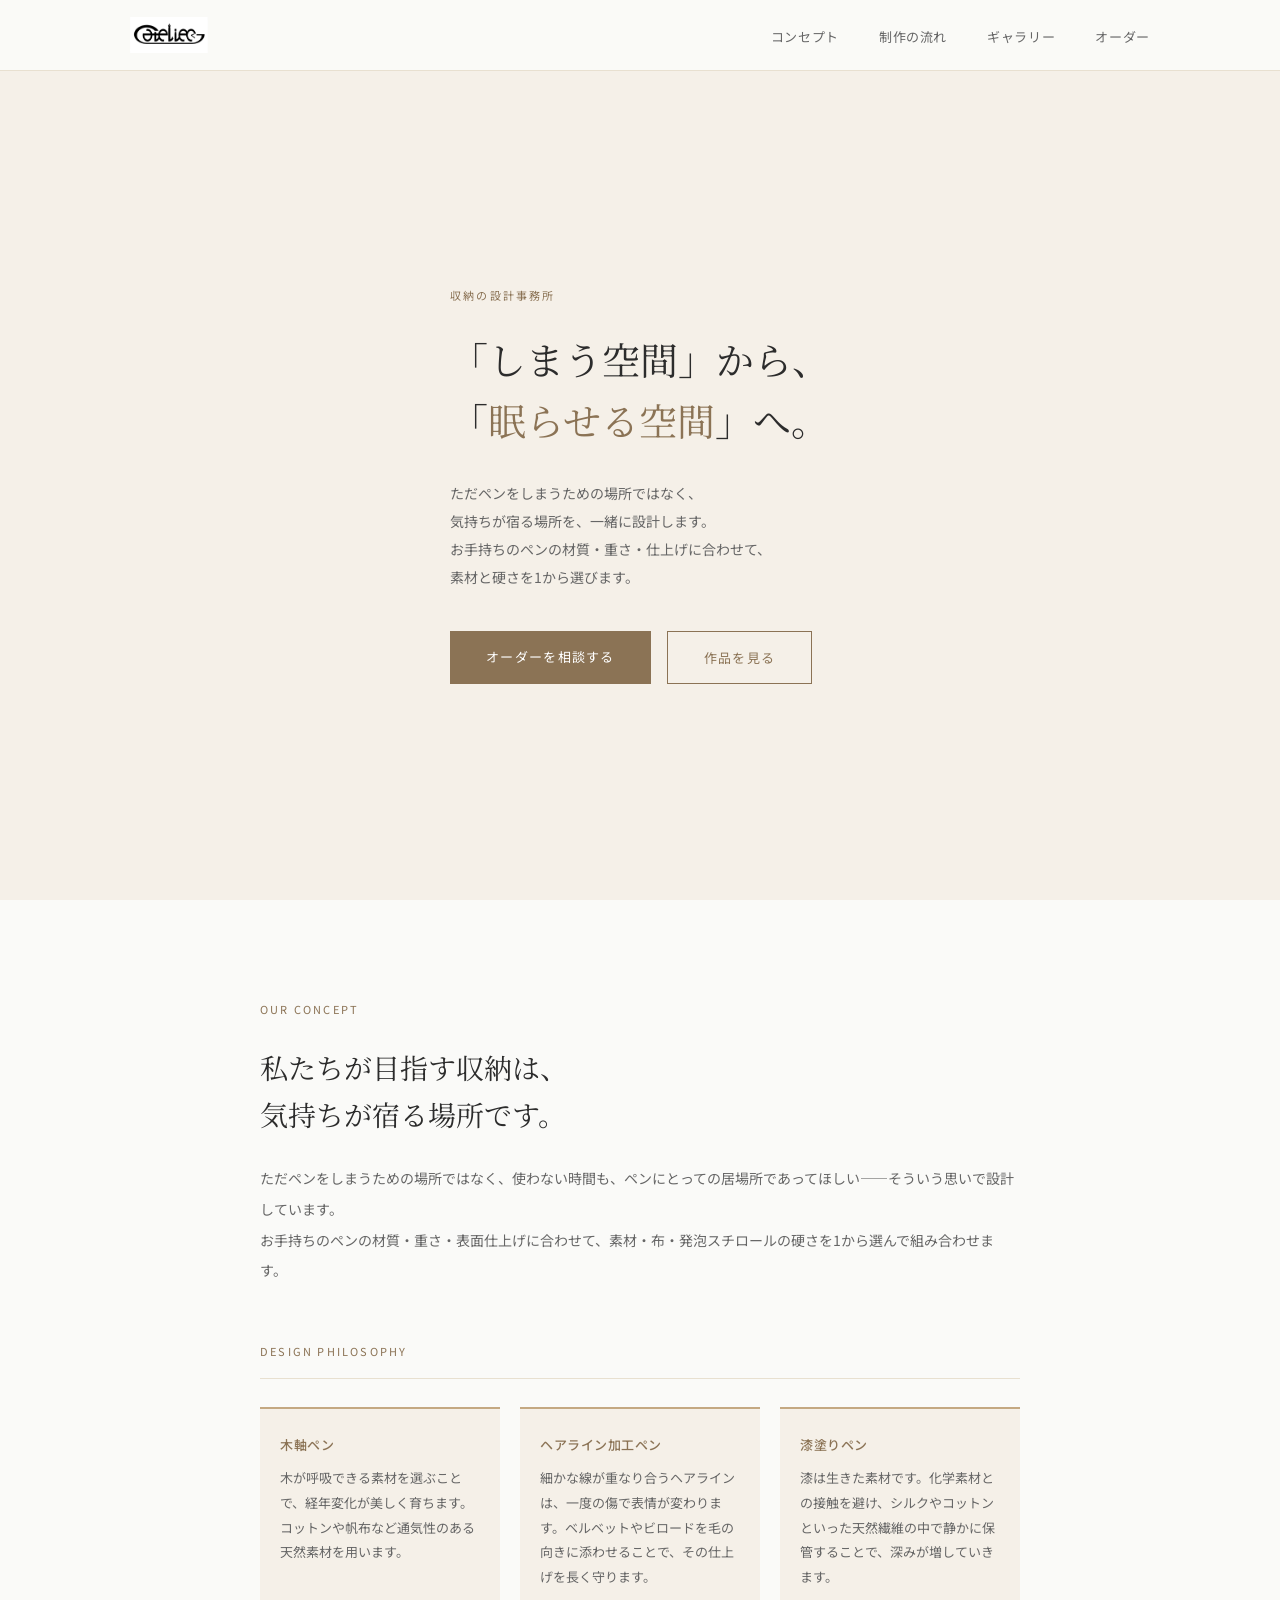
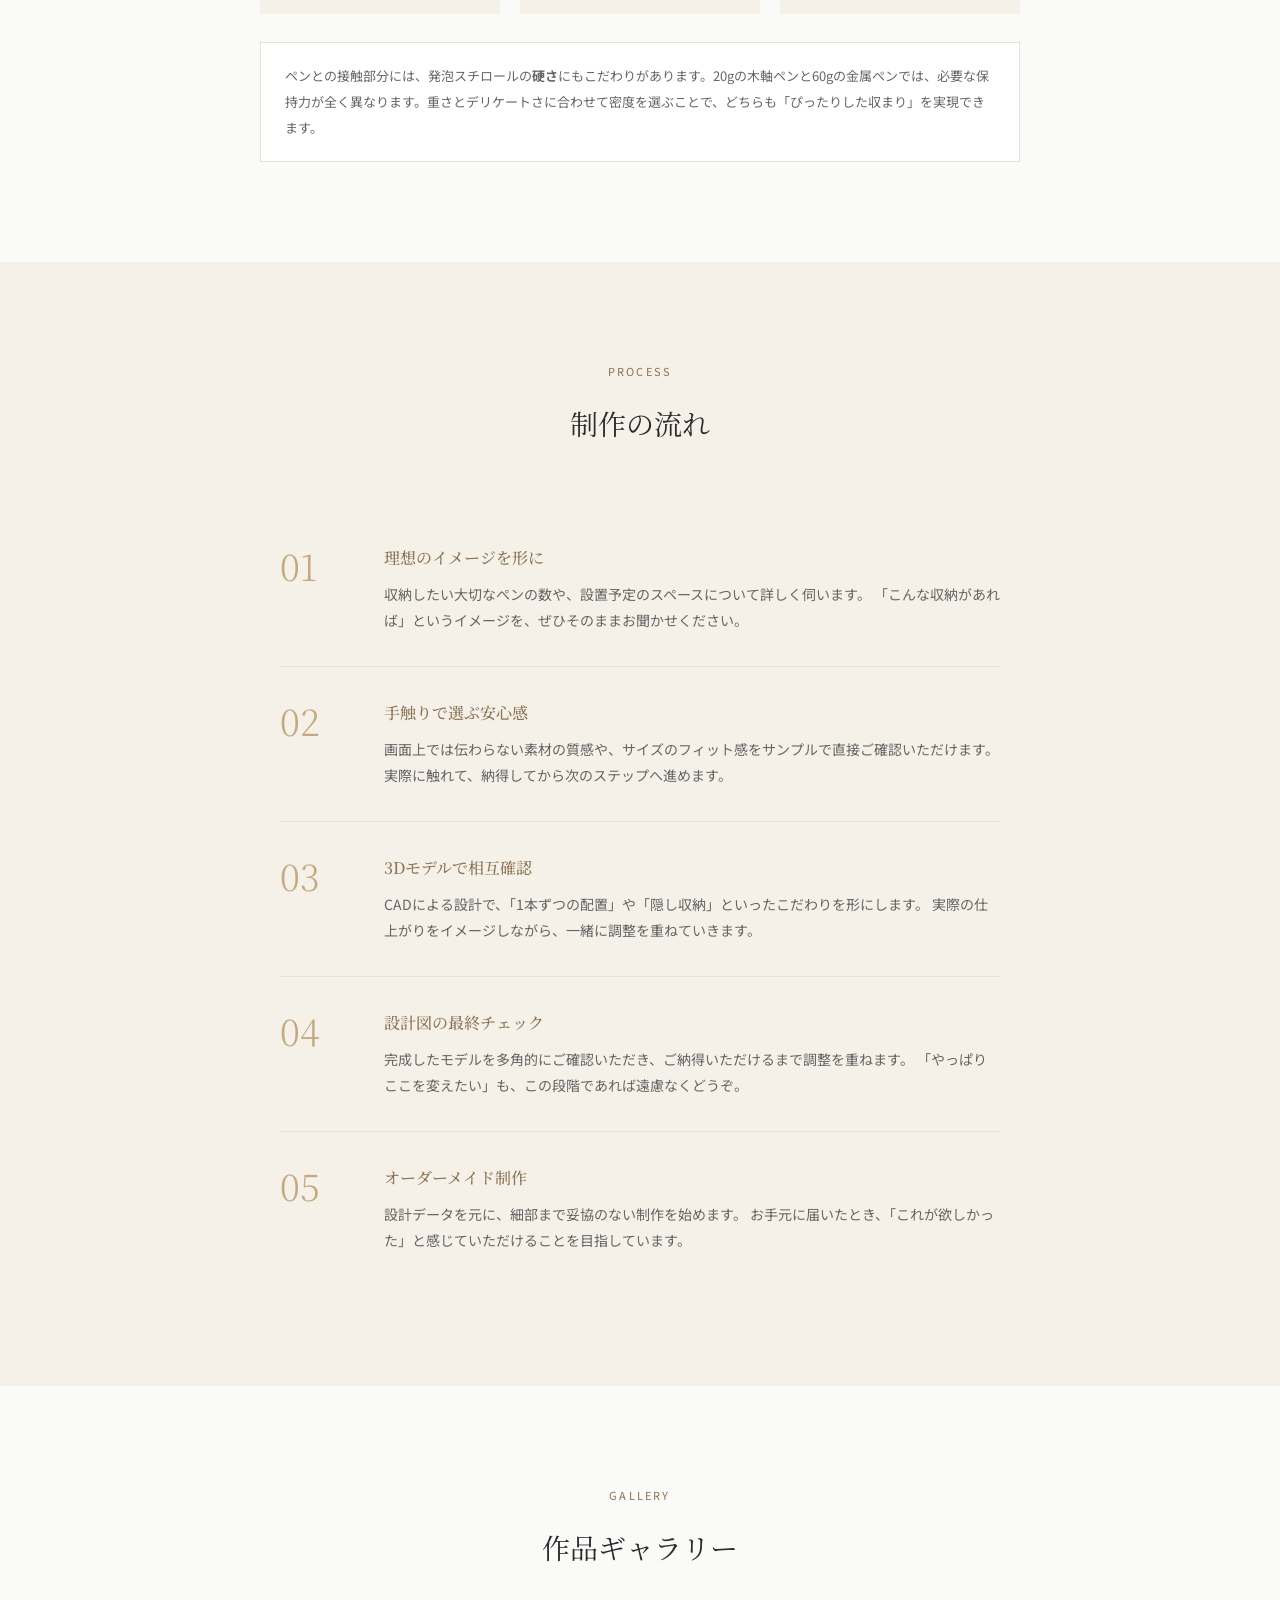
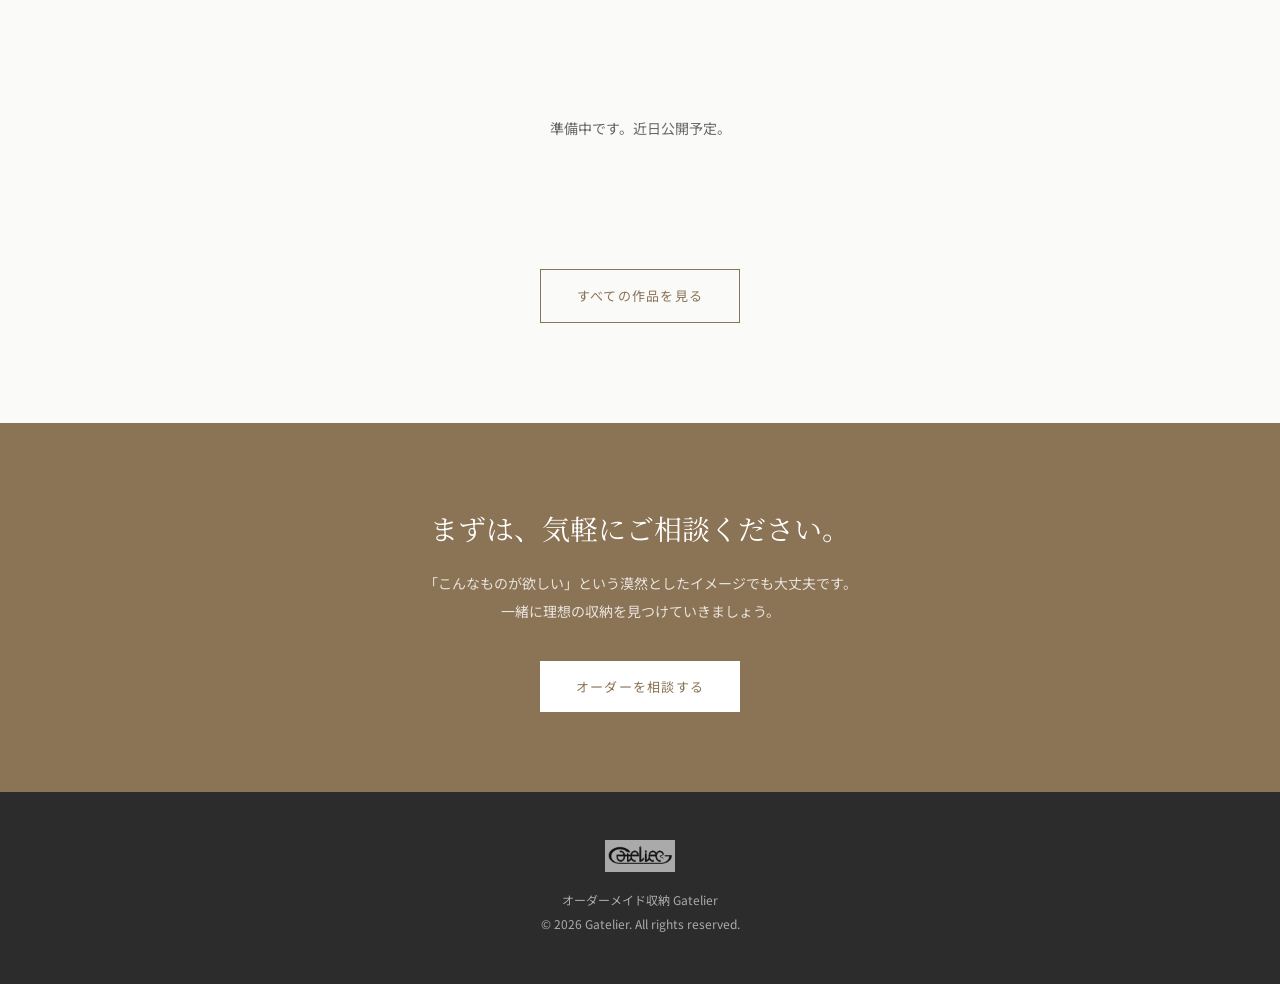
<file: index.html>
<!DOCTYPE html>
<html lang="ja">
<head>
  <meta charset="UTF-8">
  <meta name="viewport" content="width=device-width, initial-scale=1.0">
  <title>Gatelier — あなただけの収納を、あなたのために。</title>
  <meta name="description" content="こだわりの道具を、こだわりの収納へ。オーダーメイド収納のGatelier。文房具・時計・カメラなど、大切なコレクションのための収納を一点一点、丁寧にお作りします。">
  <link rel="stylesheet" href="css/style.css">
</head>
<body>

  <!-- ナビゲーション -->
  <nav class="nav">
    <div class="nav__inner">
      <a href="index.html" class="nav__logo"><img src="images/logo.png" alt="Gatelier" class="nav__logo-img"></a>
      <ul class="nav__links">
        <li><a href="#concept">コンセプト</a></li>
        <li><a href="#flow">制作の流れ</a></li>
        <li><a href="#gallery">ギャラリー</a></li>
        <li><a href="order.html">オーダー</a></li>
      </ul>
    </div>
  </nav>

  <!-- ヒーロー -->
  <section class="hero">
    <div class="hero__inner">
      <div class="hero__text">
        <p class="hero__label">収納の設計事務所</p>
        <h1 class="hero__title">
          「しまう空間」から、<br>
          「<span>眠らせる空間</span>」へ。
        </h1>
        <p class="hero__desc">
          ただペンをしまうための場所ではなく、<br>
          気持ちが宿る場所を、一緒に設計します。<br>
          お手持ちのペンの材質・重さ・仕上げに合わせて、<br>
          素材と硬さを1から選びます。
        </p>
        <div class="hero__buttons">
          <a href="order.html" class="btn btn--primary">オーダーを相談する</a>
          <a href="gallery.html" class="btn btn--outline">作品を見る</a>
        </div>
      </div>
    </div>
  </section>

  <!-- コンセプト -->
  <section class="section" id="concept">
    <div class="container">
      <div class="concept__inner">
        <span class="concept__label">Our Concept</span>
        <h2 class="concept__title">
          私たちが目指す収納は、<br>
          気持ちが宿る場所です。
        </h2>
        <p class="concept__text">
          ただペンをしまうための場所ではなく、使わない時間も、ペンにとっての居場所であってほしい——そういう思いで設計しています。<br>
          お手持ちのペンの材質・重さ・表面仕上げに合わせて、素材・布・発泡スチロールの硬さを1から選んで組み合わせます。
        </p>

        <span class="concept__philosophy-label">Design Philosophy</span>
        <div class="concept__items">
          <div class="concept__item">
            <p class="concept__item-title">木軸ペン</p>
            <p class="concept__item-text">木が呼吸できる素材を選ぶことで、経年変化が美しく育ちます。コットンや帆布など通気性のある天然素材を用います。</p>
          </div>
          <div class="concept__item">
            <p class="concept__item-title">ヘアライン加工ペン</p>
            <p class="concept__item-text">細かな線が重なり合うヘアラインは、一度の傷で表情が変わります。ベルベットやビロードを毛の向きに添わせることで、その仕上げを長く守ります。</p>
          </div>
          <div class="concept__item">
            <p class="concept__item-title">漆塗りペン</p>
            <p class="concept__item-text">漆は生きた素材です。化学素材との接触を避け、シルクやコットンといった天然繊維の中で静かに保管することで、深みが増していきます。</p>
          </div>
        </div>
        <div class="concept__hardness">
          ペンとの接触部分には、発泡スチロールの<strong>硬さ</strong>にもこだわりがあります。20gの木軸ペンと60gの金属ペンでは、必要な保持力が全く異なります。重さとデリケートさに合わせて密度を選ぶことで、どちらも「ぴったりした収まり」を実現できます。
        </div>
      </div>
    </div>
  </section>

  <!-- 制作の流れ -->
  <section class="section section--cream" id="flow">
    <div class="container">
      <div class="section__header">
        <span class="section__label">Process</span>
        <h2 class="section__title">制作の流れ</h2>
      </div>
      <div class="flow__steps">
        <div class="flow__step">
          <div class="flow__number">01</div>
          <div class="flow__content">
            <h3 class="flow__content-title">理想のイメージを形に</h3>
            <p class="flow__content-desc">
              収納したい大切なペンの数や、設置予定のスペースについて詳しく伺います。
              「こんな収納があれば」というイメージを、ぜひそのままお聞かせください。
            </p>
          </div>
        </div>
        <div class="flow__step">
          <div class="flow__number">02</div>
          <div class="flow__content">
            <h3 class="flow__content-title">手触りで選ぶ安心感</h3>
            <p class="flow__content-desc">
              画面上では伝わらない素材の質感や、サイズのフィット感をサンプルで直接ご確認いただけます。
              実際に触れて、納得してから次のステップへ進めます。
            </p>
          </div>
        </div>
        <div class="flow__step">
          <div class="flow__number">03</div>
          <div class="flow__content">
            <h3 class="flow__content-title">3Dモデルで相互確認</h3>
            <p class="flow__content-desc">
              CADによる設計で、「1本ずつの配置」や「隠し収納」といったこだわりを形にします。
              実際の仕上がりをイメージしながら、一緒に調整を重ねていきます。
            </p>
          </div>
        </div>
        <div class="flow__step">
          <div class="flow__number">04</div>
          <div class="flow__content">
            <h3 class="flow__content-title">設計図の最終チェック</h3>
            <p class="flow__content-desc">
              完成したモデルを多角的にご確認いただき、ご納得いただけるまで調整を重ねます。
              「やっぱりここを変えたい」も、この段階であれば遠慮なくどうぞ。
            </p>
          </div>
        </div>
        <div class="flow__step">
          <div class="flow__number">05</div>
          <div class="flow__content">
            <h3 class="flow__content-title">オーダーメイド制作</h3>
            <p class="flow__content-desc">
              設計データを元に、細部まで妥協のない制作を始めます。
              お手元に届いたとき、「これが欲しかった」と感じていただけることを目指しています。
            </p>
          </div>
        </div>
      </div>
    </div>
  </section>

  <!-- ギャラリー -->
  <section class="section" id="gallery">
    <div class="container">
      <div class="section__header">
        <span class="section__label">Gallery</span>
        <h2 class="section__title">作品ギャラリー</h2>
      </div>
      <div class="gallery__grid" id="top-gallery-grid">
        <!-- JS で描画 -->
      </div>
      <div class="gallery__more">
        <a href="gallery.html" class="btn btn--outline">すべての作品を見る</a>
      </div>
    </div>
  </section>

  <!-- CTA -->
  <section class="cta">
    <div class="container">
      <h2 class="cta__title">まずは、気軽にご相談ください。</h2>
      <p class="cta__desc">
        「こんなものが欲しい」という漠然としたイメージでも大丈夫です。<br>
        一緒に理想の収納を見つけていきましょう。
      </p>
      <a href="order.html" class="btn btn--white">オーダーを相談する</a>
    </div>
  </section>

  <!-- フッター -->
  <footer class="footer">
    <div class="container">
      <img src="images/logo.png" alt="Gatelier" class="footer__logo-img">
      <p class="footer__text">
        オーダーメイド収納 Gatelier<br>
        &copy; 2026 Gatelier. All rights reserved.
      </p>
    </div>
  </footer>

  <script src="js/gallery-data.js"></script>
  <script src="js/main.js"></script>
</body>
</html>
</file>
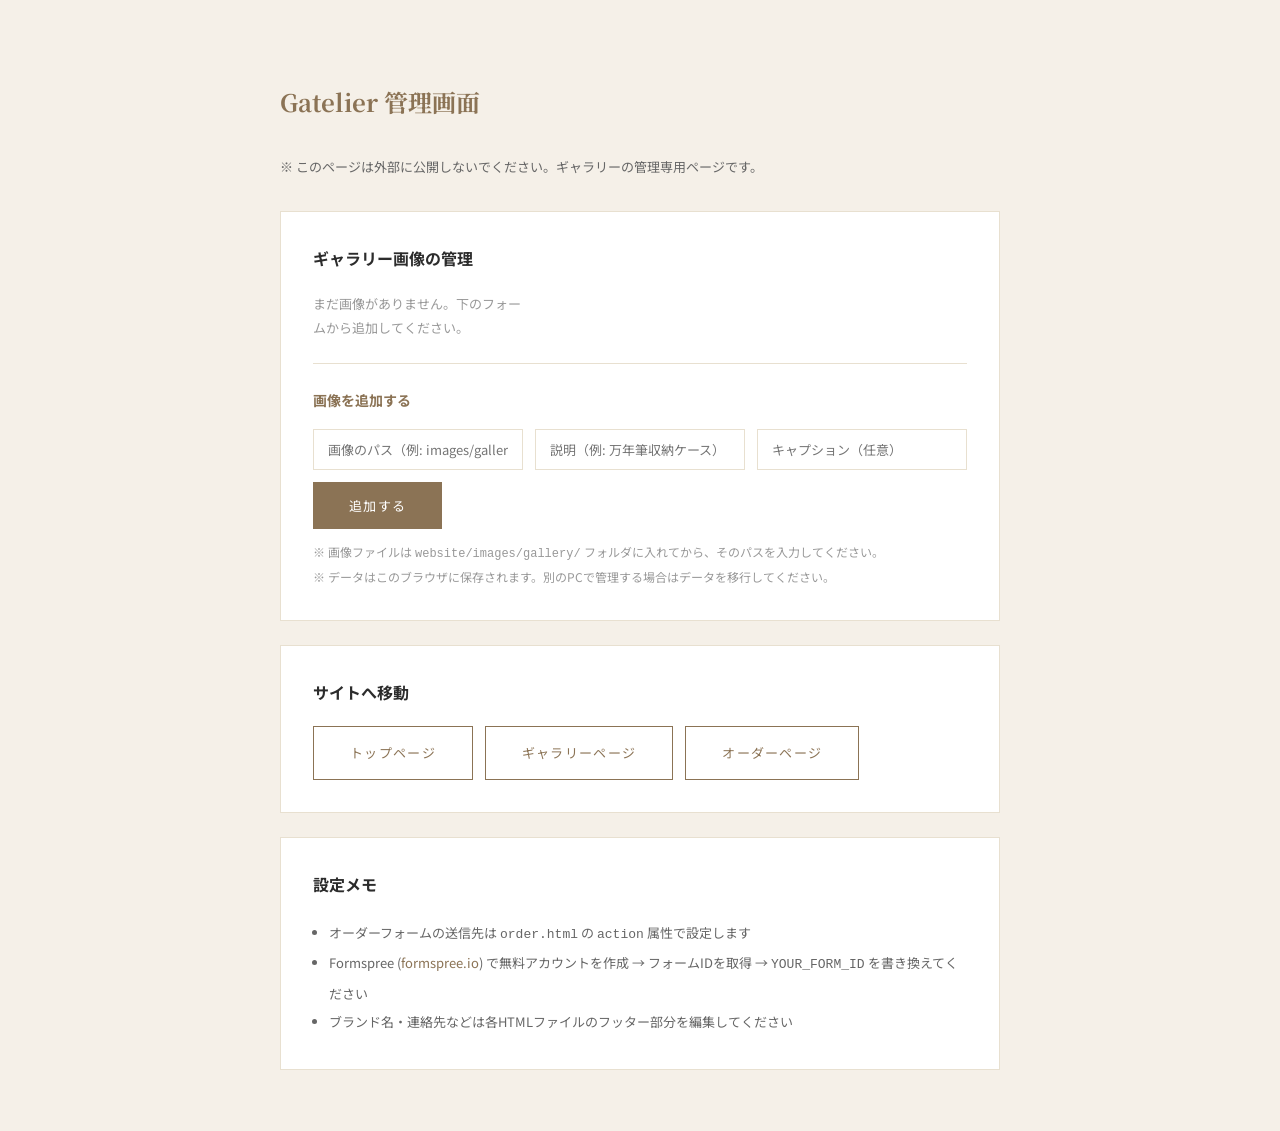
<file: admin.html>
<!DOCTYPE html>
<html lang="ja">
<head>
  <meta charset="UTF-8">
  <meta name="viewport" content="width=device-width, initial-scale=1.0">
  <title>管理画面 — Gatelier</title>
  <link rel="stylesheet" href="css/style.css">
  <style>
    body { padding-top: 40px; background: #f5f0e8; }
  </style>
</head>
<body>

  <div class="admin-page">
    <h1>Gatelier 管理画面</h1>
    <p style="font-size:13px; color:#666; margin-bottom: 32px;">
      ※ このページは外部に公開しないでください。ギャラリーの管理専用ページです。
    </p>

    <!-- ギャラリー管理 -->
    <div class="admin-card">
      <h2>ギャラリー画像の管理</h2>

      <div id="admin-gallery-grid" class="admin-gallery-grid">
        <!-- JS で描画 -->
      </div>

      <hr style="border: none; border-top: 1px solid #e8e0d0; margin: 24px 0;">

      <h3 style="font-size:14px; margin-bottom: 16px; color: #8b7355;">画像を追加する</h3>
      <div class="admin-add-form">
        <input type="text" id="add-src" placeholder="画像のパス（例: images/gallery/photo1.jpg）">
        <input type="text" id="add-alt" placeholder="説明（例: 万年筆収納ケース）">
        <input type="text" id="add-caption" placeholder="キャプション（任意）">
        <button id="add-gallery-btn" class="btn btn--primary" style="white-space:nowrap;">追加する</button>
      </div>
      <p style="font-size:12px; color:#999; margin-top:12px;">
        ※ 画像ファイルは <code>website/images/gallery/</code> フォルダに入れてから、そのパスを入力してください。<br>
        ※ データはこのブラウザに保存されます。別のPCで管理する場合はデータを移行してください。
      </p>
    </div>

    <div class="admin-card">
      <h2>サイトへ移動</h2>
      <div style="display:flex; gap:12px; flex-wrap:wrap;">
        <a href="index.html" class="btn btn--outline">トップページ</a>
        <a href="gallery.html" class="btn btn--outline">ギャラリーページ</a>
        <a href="order.html" class="btn btn--outline">オーダーページ</a>
      </div>
    </div>

    <div class="admin-card">
      <h2>設定メモ</h2>
      <ul style="font-size:13px; color:#666; line-height:2.2; padding-left:16px;">
        <li>オーダーフォームの送信先は <code>order.html</code> の <code>action</code> 属性で設定します</li>
        <li>Formspree (<a href="https://formspree.io" target="_blank" style="color:#8b7355;">formspree.io</a>) で無料アカウントを作成 → フォームIDを取得 → <code>YOUR_FORM_ID</code> を書き換えてください</li>
        <li>ブランド名・連絡先などは各HTMLファイルのフッター部分を編集してください</li>
      </ul>
    </div>
  </div>

  <script src="js/gallery-data.js"></script>
  <script src="js/main.js"></script>
</body>
</html>
</file>
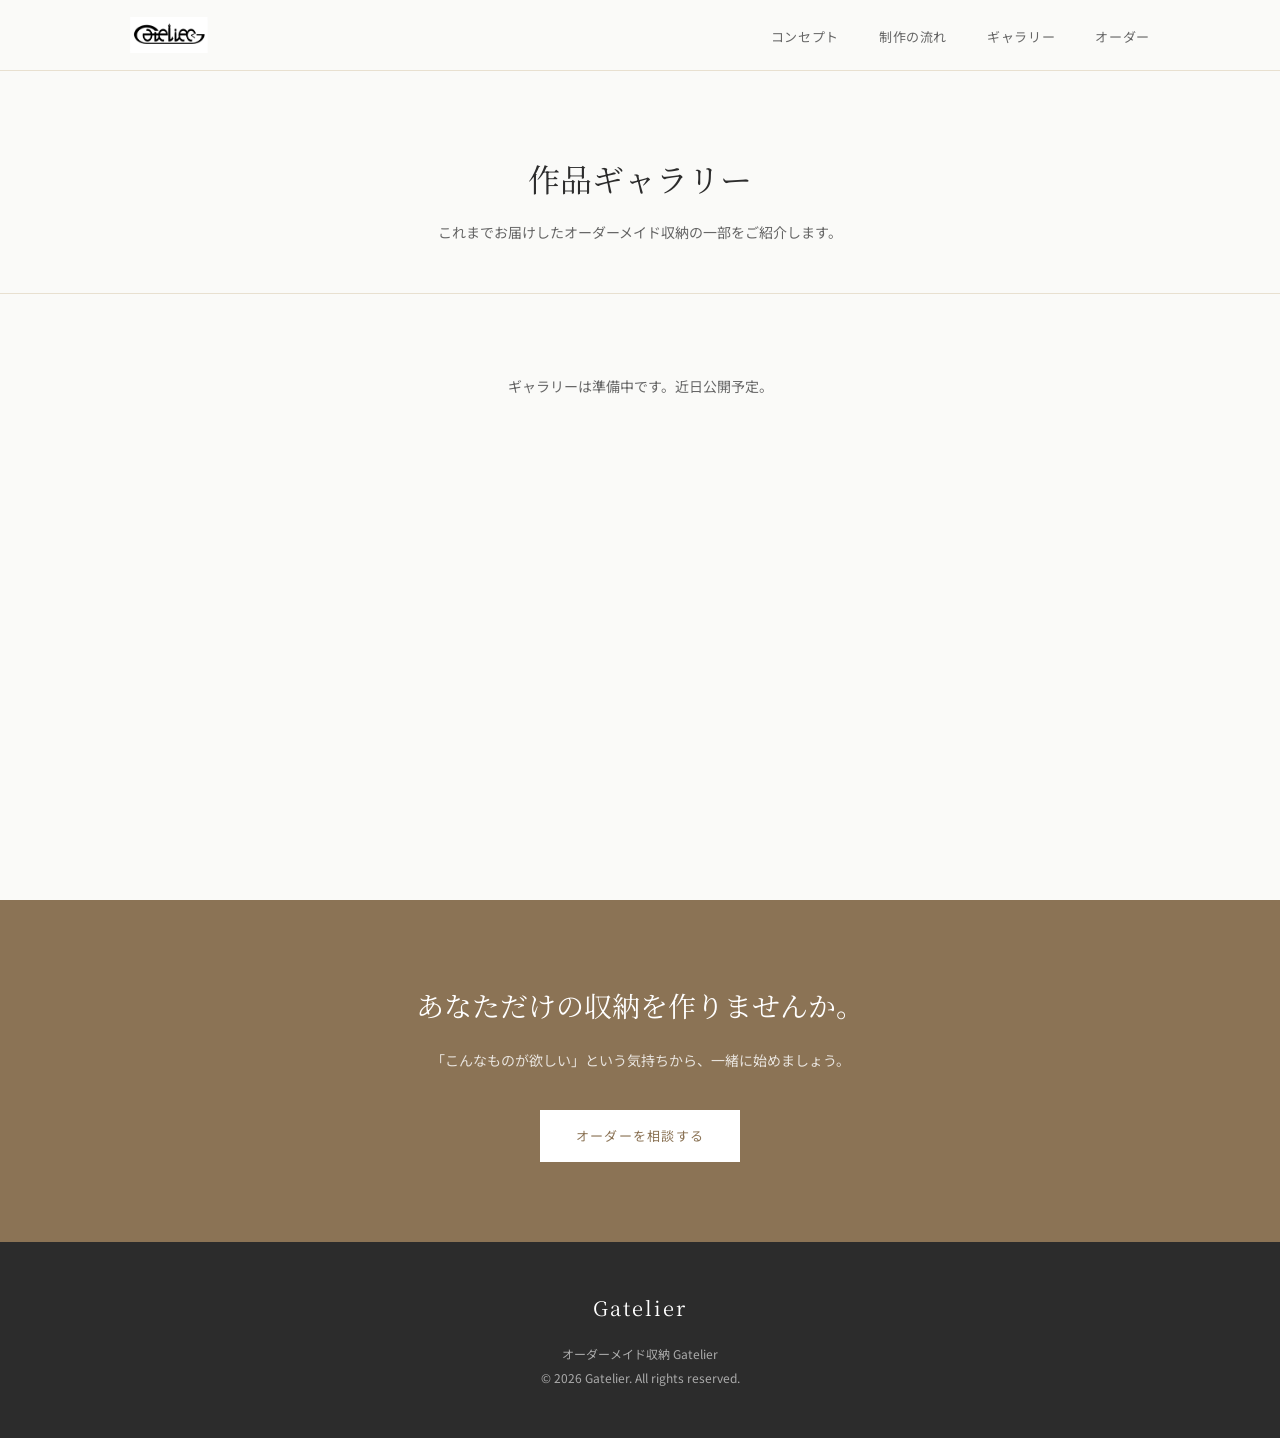
<file: gallery.html>
<!DOCTYPE html>
<html lang="ja">
<head>
  <meta charset="UTF-8">
  <meta name="viewport" content="width=device-width, initial-scale=1.0">
  <title>ギャラリー — Gatelier</title>
  <meta name="description" content="Gatelierの作品ギャラリー。オーダーメイド収納の実例をご覧ください。">
  <link rel="stylesheet" href="css/style.css">
</head>
<body>

  <!-- ナビゲーション -->
  <nav class="nav">
    <div class="nav__inner">
      <a href="index.html" class="nav__logo"><img src="images/logo.png" alt="Gatelier" class="nav__logo-img"></a>
      <ul class="nav__links">
        <li><a href="index.html#concept">コンセプト</a></li>
        <li><a href="index.html#flow">制作の流れ</a></li>
        <li><a href="gallery.html">ギャラリー</a></li>
        <li><a href="order.html">オーダー</a></li>
      </ul>
    </div>
  </nav>

  <!-- ギャラリーページ -->
  <main class="gallery-page">
    <div class="order-page__header">
      <h1 style="font-family: var(--font-serif); font-size: 32px; font-weight: 400; margin-bottom: 12px;">
        作品ギャラリー
      </h1>
      <p style="font-size: 14px; color: #666;">
        これまでお届けしたオーダーメイド収納の一部をご紹介します。
      </p>
    </div>

    <div class="gallery-page__grid" id="gallery-page-grid">
      <!-- JS で描画 -->
    </div>
  </main>

  <!-- CTA -->
  <section class="cta">
    <div class="container">
      <h2 class="cta__title">あなただけの収納を作りませんか。</h2>
      <p class="cta__desc">
        「こんなものが欲しい」という気持ちから、一緒に始めましょう。
      </p>
      <a href="order.html" class="btn btn--white">オーダーを相談する</a>
    </div>
  </section>

  <!-- フッター -->
  <footer class="footer">
    <div class="container">
      <p class="footer__logo">Gatelier</p>
      <p class="footer__text">
        オーダーメイド収納 Gatelier<br>
        &copy; 2026 Gatelier. All rights reserved.
      </p>
    </div>
  </footer>

  <script src="js/gallery-data.js"></script>
  <script src="js/main.js"></script>
</body>
</html>
</file>
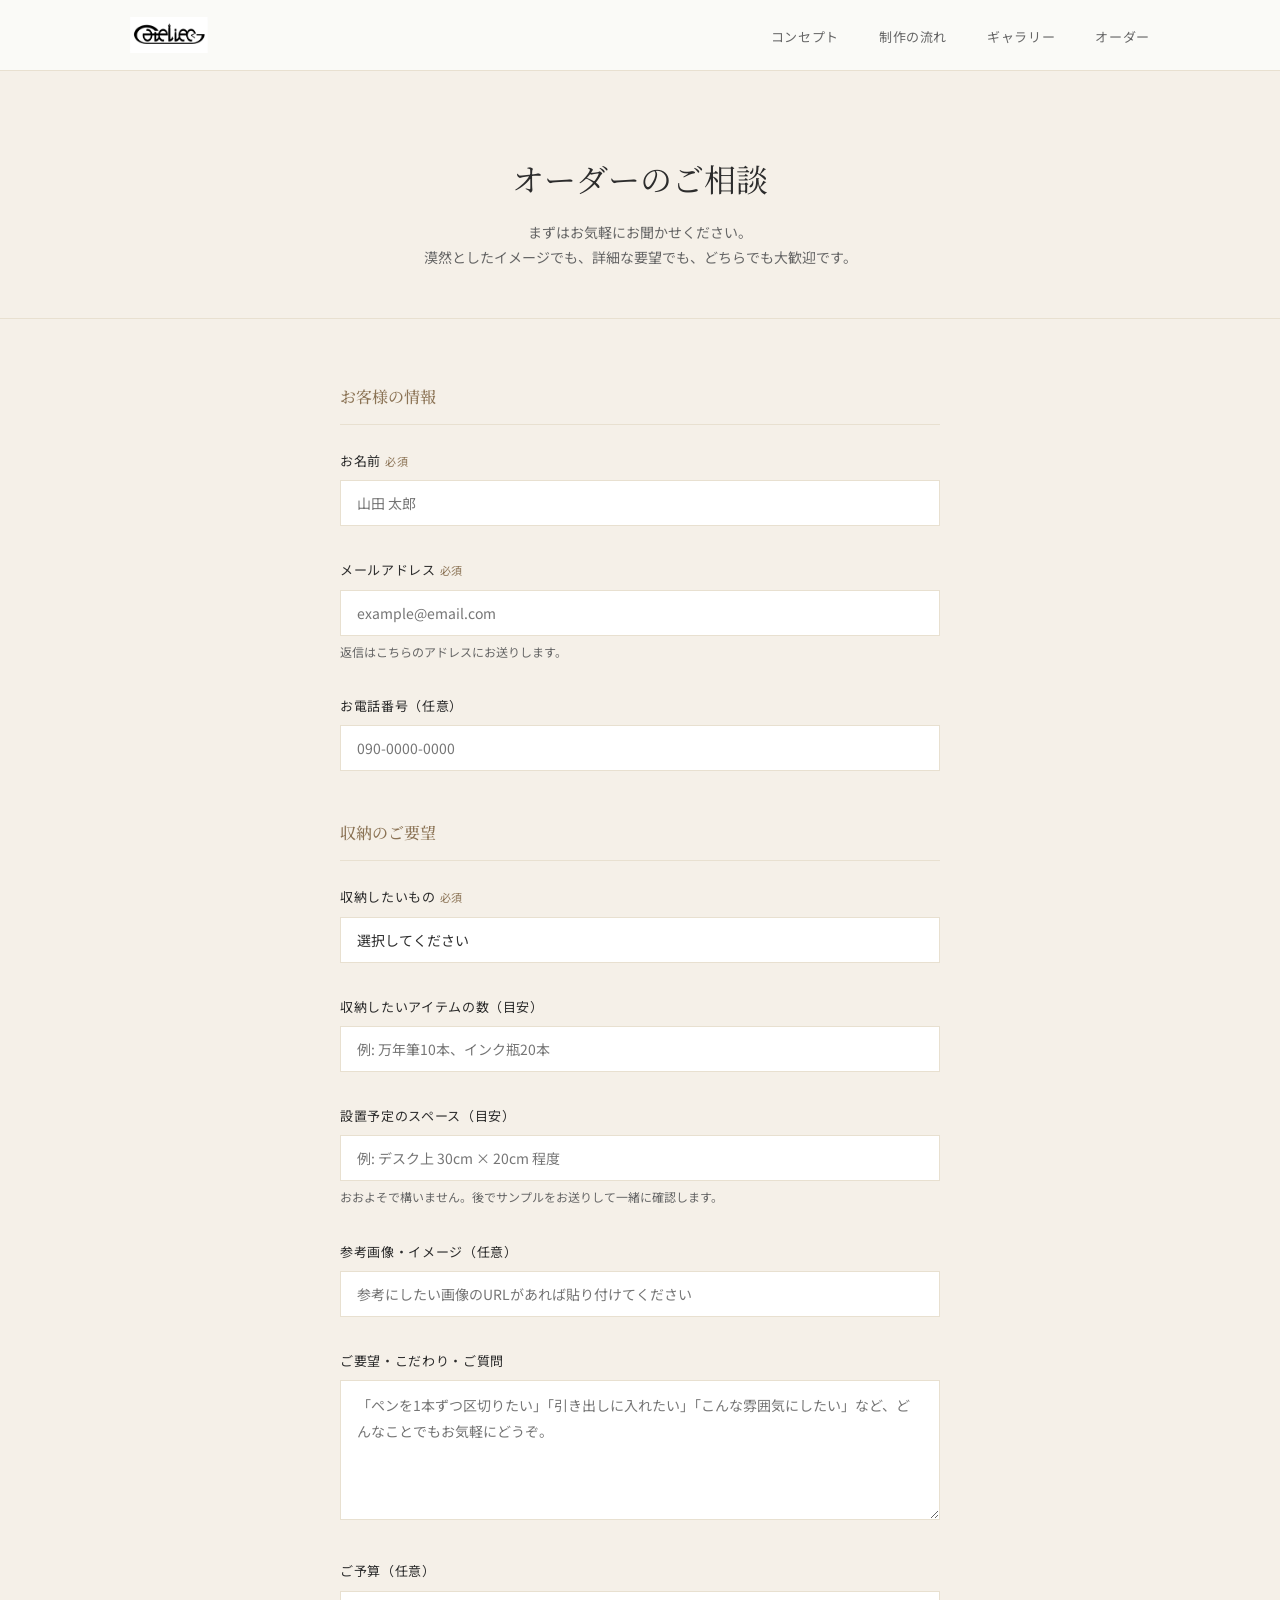
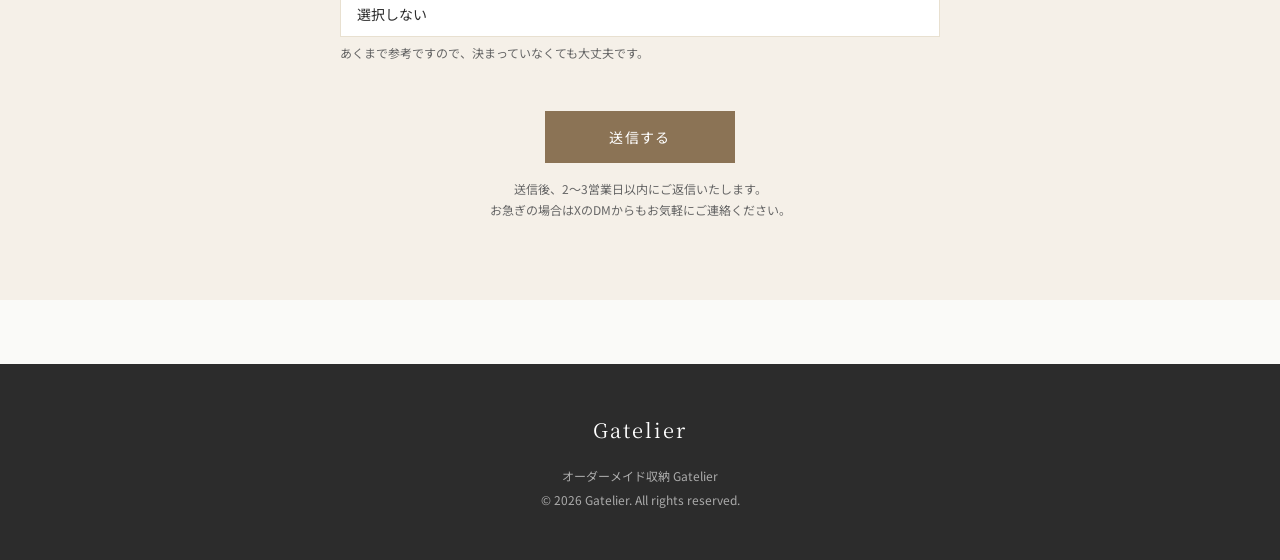
<file: order.html>
<!DOCTYPE html>
<html lang="ja">
<head>
  <meta charset="UTF-8">
  <meta name="viewport" content="width=device-width, initial-scale=1.0">
  <title>オーダーのご相談 — Gatelier</title>
  <meta name="description" content="Gatelierへのオーダーのご相談はこちらから。サイズ・素材・デザインなど、お気軽にお聞かせください。">
  <link rel="stylesheet" href="css/style.css">
</head>
<body>

  <!-- ナビゲーション -->
  <nav class="nav">
    <div class="nav__inner">
      <a href="index.html" class="nav__logo"><img src="images/logo.png" alt="Gatelier" class="nav__logo-img"></a>
      <ul class="nav__links">
        <li><a href="index.html#concept">コンセプト</a></li>
        <li><a href="index.html#flow">制作の流れ</a></li>
        <li><a href="gallery.html">ギャラリー</a></li>
        <li><a href="order.html">オーダー</a></li>
      </ul>
    </div>
  </nav>

  <!-- オーダーページ -->
  <main class="order-page">
    <div class="order-page__header">
      <h1>オーダーのご相談</h1>
      <p>
        まずはお気軽にお聞かせください。<br>
        漠然としたイメージでも、詳細な要望でも、どちらでも大歓迎です。
      </p>
    </div>

    <div class="order-form-wrap">

      <!--
        【設定方法】
        Formspree (https://formspree.io) で無料アカウントを作成し、
        フォームIDを取得後、下記 action の YOUR_FORM_ID を書き換えてください。
        例: action="https://formspree.io/f/xabcdefg"
      -->
      <form id="order-form" action="https://formspree.io/f/xkopelra" method="POST">

        <h2 class="form-section-title">お客様の情報</h2>

        <div class="form-group">
          <label for="name">お名前<span class="required">必須</span></label>
          <input type="text" id="name" name="name" placeholder="山田 太郎" required>
        </div>

        <div class="form-group">
          <label for="email">メールアドレス<span class="required">必須</span></label>
          <input type="email" id="email" name="email" placeholder="example@email.com" required>
          <p class="form-note">返信はこちらのアドレスにお送りします。</p>
        </div>

        <div class="form-group">
          <label for="phone">お電話番号（任意）</label>
          <input type="tel" id="phone" name="phone" placeholder="090-0000-0000">
        </div>

        <h2 class="form-section-title">収納のご要望</h2>

        <div class="form-group">
          <label for="item">収納したいもの<span class="required">必須</span></label>
          <select id="item" name="item" required>
            <option value="">選択してください</option>
            <option value="fountain-pen">万年筆・ペン類</option>
            <option value="watch">時計</option>
            <option value="camera">カメラ・レンズ</option>
            <option value="stationery">文房具全般</option>
            <option value="other">その他</option>
          </select>
        </div>

        <div class="form-group">
          <label for="quantity">収納したいアイテムの数（目安）</label>
          <input type="text" id="quantity" name="quantity" placeholder="例: 万年筆10本、インク瓶20本">
        </div>

        <div class="form-group">
          <label for="size">設置予定のスペース（目安）</label>
          <input type="text" id="size" name="size" placeholder="例: デスク上 30cm × 20cm 程度">
          <p class="form-note">おおよそで構いません。後でサンプルをお送りして一緒に確認します。</p>
        </div>

        <div class="form-group">
          <label for="image">参考画像・イメージ（任意）</label>
          <input type="url" id="image" name="image_url" placeholder="参考にしたい画像のURLがあれば貼り付けてください">
        </div>

        <div class="form-group">
          <label for="message">ご要望・こだわり・ご質問</label>
          <textarea id="message" name="message" placeholder="「ペンを1本ずつ区切りたい」「引き出しに入れたい」「こんな雰囲気にしたい」など、どんなことでもお気軽にどうぞ。"></textarea>
        </div>

        <div class="form-group">
          <label for="budget">ご予算（任意）</label>
          <select id="budget" name="budget">
            <option value="">選択しない</option>
            <option value="under-15000">〜15,000円</option>
            <option value="15000-30000">15,000〜30,000円</option>
            <option value="over-30000">30,000円〜</option>
            <option value="undecided">まだ決まっていない</option>
          </select>
          <p class="form-note">あくまで参考ですので、決まっていなくても大丈夫です。</p>
        </div>

        <!-- スパム防止用ハニーポット -->
        <input type="text" name="_gotcha" style="display:none">

        <!-- Formspree のサンクスページ（設定後に変更可） -->
        <input type="hidden" name="_next" value="https://gakutofm-hash.github.io/sumika-website/index.html">

        <div class="form-submit">
          <button type="submit" class="btn btn--primary">送信する</button>
          <p class="form-note" style="margin-top: 16px;">
            送信後、2〜3営業日以内にご返信いたします。<br>
            お急ぎの場合はXのDMからもお気軽にご連絡ください。
          </p>
        </div>

      </form>
    </div>
  </main>

  <!-- フッター -->
  <footer class="footer">
    <div class="container">
      <p class="footer__logo">Gatelier</p>
      <p class="footer__text">
        オーダーメイド収納 Gatelier<br>
        &copy; 2026 Gatelier. All rights reserved.
      </p>
    </div>
  </footer>

  <script src="js/gallery-data.js"></script>
  <script src="js/main.js"></script>
</body>
</html>
</file>
<file: css/style.css>
/* ===========================
   基本設定
=========================== */
@import url('https://fonts.googleapis.com/css2?family=Noto+Serif+JP:wght@300;400;500;600&family=Noto+Sans+JP:wght@300;400;500&display=swap');

:root {
  --color-bg: #FAFAF8;
  --color-bg-cream: #F5F0E8;
  --color-text: #2C2C2C;
  --color-text-light: #666666;
  --color-accent: #8B7355;
  --color-accent-light: #C4A882;
  --color-border: #E8E0D0;
  --color-white: #FFFFFF;
  --font-serif: 'Noto Serif JP', serif;
  --font-sans: 'Noto Sans JP', sans-serif;
  --max-width: 1100px;
  --spacing-section: 100px;
}

* {
  margin: 0;
  padding: 0;
  box-sizing: border-box;
}

html {
  scroll-behavior: smooth;
}

body {
  font-family: var(--font-sans);
  background-color: var(--color-bg);
  color: var(--color-text);
  line-height: 1.8;
  font-size: 15px;
}

img {
  max-width: 100%;
  display: block;
}

a {
  color: inherit;
  text-decoration: none;
}

.container {
  max-width: var(--max-width);
  margin: 0 auto;
  padding: 0 40px;
}

/* ===========================
   ナビゲーション
=========================== */
.nav {
  position: fixed;
  top: 0;
  left: 0;
  right: 0;
  z-index: 100;
  background: rgba(250, 250, 248, 0.95);
  backdrop-filter: blur(10px);
  border-bottom: 1px solid var(--color-border);
}

.nav__inner {
  display: flex;
  align-items: center;
  justify-content: space-between;
  height: 70px;
  max-width: var(--max-width);
  margin: 0 auto;
  padding: 0 40px;
}

.nav__logo {
  display: flex;
  align-items: center;
}

.nav__logo-img {
  height: 36px;
  width: auto;
  display: block;
}

.hero__logo-img {
  width: 100%;
  max-width: 360px;
  height: auto;
  margin: 0 auto;
  opacity: 0.85;
}

.footer__logo-img {
  height: 32px;
  width: auto;
  margin: 0 auto 16px;
  opacity: 0.6;
}

.nav__links {
  display: flex;
  gap: 40px;
  list-style: none;
}

.nav__links a {
  font-size: 13px;
  letter-spacing: 0.05em;
  color: var(--color-text-light);
  transition: color 0.2s;
}

.nav__links a:hover {
  color: var(--color-accent);
}

/* ===========================
   ヒーロー
=========================== */
.hero {
  min-height: 100vh;
  display: flex;
  align-items: center;
  background-color: var(--color-bg-cream);
  padding-top: 70px;
}

.hero__inner {
  max-width: 760px;
  margin: 0 auto;
  padding: 100px 40px;
}

.hero__label {
  font-size: 11px;
  letter-spacing: 0.2em;
  color: var(--color-accent);
  text-transform: uppercase;
  margin-bottom: 24px;
}

.hero__title {
  font-family: var(--font-serif);
  font-size: 38px;
  font-weight: 400;
  line-height: 1.6;
  margin-bottom: 28px;
  color: var(--color-text);
}

.hero__title span {
  color: var(--color-accent);
}

.hero__desc {
  font-size: 14px;
  color: var(--color-text-light);
  line-height: 2;
  margin-bottom: 40px;
}

.hero__buttons {
  display: flex;
  gap: 16px;
  flex-wrap: wrap;
}

.btn {
  display: inline-block;
  padding: 14px 36px;
  font-size: 13px;
  letter-spacing: 0.1em;
  cursor: pointer;
  border: none;
  transition: all 0.2s;
  font-family: var(--font-sans);
}

.btn--primary {
  background-color: var(--color-accent);
  color: var(--color-white);
}

.btn--primary:hover {
  background-color: #7a6448;
}

.btn--outline {
  background-color: transparent;
  color: var(--color-accent);
  border: 1px solid var(--color-accent);
}

.btn--outline:hover {
  background-color: var(--color-accent);
  color: var(--color-white);
}

.hero__image {
  aspect-ratio: 4/5;
  background-color: var(--color-border);
  display: flex;
  align-items: center;
  justify-content: center;
  color: var(--color-text-light);
  font-size: 13px;
  overflow: hidden;
}

.hero__image img {
  width: 100%;
  height: 100%;
  object-fit: cover;
}

/* ===========================
   セクション共通
=========================== */
.section {
  padding: var(--spacing-section) 0;
}

.section--cream {
  background-color: var(--color-bg-cream);
}

.section__header {
  text-align: center;
  margin-bottom: 64px;
}

.section__label {
  font-size: 11px;
  letter-spacing: 0.2em;
  color: var(--color-accent);
  text-transform: uppercase;
  display: block;
  margin-bottom: 16px;
}

.section__title {
  font-family: var(--font-serif);
  font-size: 28px;
  font-weight: 400;
  color: var(--color-text);
}

/* ===========================
   制作の流れ
=========================== */
.flow__steps {
  display: flex;
  flex-direction: column;
  gap: 0;
  max-width: 720px;
  margin: 0 auto;
}

.flow__step {
  display: grid;
  grid-template-columns: 80px 1fr;
  gap: 24px;
  align-items: flex-start;
  padding: 32px 0;
  border-bottom: 1px solid var(--color-border);
  position: relative;
}

.flow__step:last-child {
  border-bottom: none;
}

.flow__number {
  font-family: var(--font-serif);
  font-size: 36px;
  color: var(--color-accent-light);
  font-weight: 300;
  line-height: 1;
  padding-top: 4px;
}

.flow__content-title {
  font-family: var(--font-serif);
  font-size: 16px;
  font-weight: 500;
  margin-bottom: 8px;
  color: var(--color-accent);
}

.flow__content-desc {
  font-size: 14px;
  color: var(--color-text-light);
  line-height: 1.9;
}

/* ===========================
   ギャラリー
=========================== */
.gallery__grid {
  display: grid;
  grid-template-columns: repeat(3, 1fr);
  gap: 16px;
}

.gallery__item {
  aspect-ratio: 1;
  background-color: var(--color-border);
  overflow: hidden;
  position: relative;
}

.gallery__item img {
  width: 100%;
  height: 100%;
  object-fit: cover;
  transition: transform 0.4s;
}

.gallery__item:hover img {
  transform: scale(1.05);
}

.gallery__empty {
  grid-column: 1 / -1;
  text-align: center;
  padding: 80px 20px;
  color: var(--color-text-light);
  font-size: 14px;
}

.gallery__more {
  text-align: center;
  margin-top: 48px;
}

/* ===========================
   コンセプト
=========================== */
.concept__inner {
  max-width: 760px;
  margin: 0 auto;
}

.concept__label {
  font-size: 11px;
  letter-spacing: 0.2em;
  color: var(--color-accent);
  text-transform: uppercase;
  display: block;
  margin-bottom: 24px;
}

.concept__title {
  font-family: var(--font-serif);
  font-size: 28px;
  font-weight: 400;
  line-height: 1.7;
  margin-bottom: 24px;
}

.concept__text {
  font-size: 14px;
  color: var(--color-text-light);
  line-height: 2.2;
  margin-bottom: 56px;
}

.concept__philosophy-label {
  font-size: 11px;
  letter-spacing: 0.2em;
  color: var(--color-accent);
  text-transform: uppercase;
  display: block;
  margin-bottom: 28px;
  padding-bottom: 16px;
  border-bottom: 1px solid var(--color-border);
}

.concept__items {
  display: grid;
  grid-template-columns: 1fr 1fr 1fr;
  gap: 20px;
  margin-bottom: 28px;
}

.concept__item {
  padding: 24px 20px;
  background-color: var(--color-bg-cream);
  border-top: 2px solid var(--color-accent-light);
}

.concept__item-title {
  font-size: 13px;
  font-weight: 500;
  color: var(--color-accent);
  margin-bottom: 10px;
  letter-spacing: 0.04em;
}

.concept__item-text {
  font-size: 13px;
  color: var(--color-text-light);
  line-height: 1.9;
}

.concept__hardness {
  font-size: 13px;
  color: var(--color-text-light);
  line-height: 2;
  padding: 20px 24px;
  border: 1px solid var(--color-border);
  background-color: var(--color-white);
}

/* ===========================
   オーダーセクション（CTA）
=========================== */
.cta {
  background-color: var(--color-accent);
  padding: 80px 0;
  text-align: center;
}

.cta__title {
  font-family: var(--font-serif);
  font-size: 28px;
  font-weight: 400;
  color: var(--color-white);
  margin-bottom: 16px;
}

.cta__desc {
  font-size: 14px;
  color: rgba(255,255,255,0.8);
  margin-bottom: 36px;
  line-height: 2;
}

.btn--white {
  background-color: var(--color-white);
  color: var(--color-accent);
}

.btn--white:hover {
  background-color: var(--color-bg-cream);
}

/* ===========================
   フッター
=========================== */
.footer {
  background-color: var(--color-text);
  color: rgba(255,255,255,0.6);
  padding: 48px 0;
  text-align: center;
}

.footer__logo {
  font-family: var(--font-serif);
  font-size: 20px;
  color: var(--color-white);
  margin-bottom: 16px;
  letter-spacing: 0.1em;
}

.footer__text {
  font-size: 12px;
  line-height: 2;
}

/* ===========================
   オーダーフォームページ
=========================== */
.order-page {
  padding-top: 70px;
  min-height: 100vh;
  background-color: var(--color-bg-cream);
}

.order-page__header {
  text-align: center;
  padding: 80px 40px 48px;
  border-bottom: 1px solid var(--color-border);
}

.order-page__header h1 {
  font-family: var(--font-serif);
  font-size: 32px;
  font-weight: 400;
  margin-bottom: 12px;
}

.order-page__header p {
  font-size: 14px;
  color: var(--color-text-light);
}

.order-form-wrap {
  max-width: 680px;
  margin: 64px auto;
  padding: 0 40px 80px;
}

.form-group {
  margin-bottom: 32px;
}

.form-group label {
  display: block;
  font-size: 13px;
  letter-spacing: 0.05em;
  margin-bottom: 8px;
  color: var(--color-text);
}

.form-group .required {
  color: var(--color-accent);
  margin-left: 4px;
  font-size: 11px;
}

.form-group input,
.form-group textarea,
.form-group select {
  width: 100%;
  padding: 12px 16px;
  border: 1px solid var(--color-border);
  background-color: var(--color-white);
  font-family: var(--font-sans);
  font-size: 14px;
  color: var(--color-text);
  outline: none;
  transition: border-color 0.2s;
  appearance: none;
}

.form-group input:focus,
.form-group textarea:focus,
.form-group select:focus {
  border-color: var(--color-accent);
}

.form-group textarea {
  resize: vertical;
  min-height: 140px;
  line-height: 1.8;
}

.form-section-title {
  font-family: var(--font-serif);
  font-size: 16px;
  font-weight: 500;
  color: var(--color-accent);
  border-bottom: 1px solid var(--color-border);
  padding-bottom: 12px;
  margin-bottom: 24px;
  margin-top: 48px;
}

.form-note {
  font-size: 12px;
  color: var(--color-text-light);
  margin-top: 6px;
  line-height: 1.7;
}

.form-submit {
  text-align: center;
  margin-top: 48px;
}

.form-submit .btn {
  padding: 16px 64px;
  font-size: 14px;
}

/* ===========================
   ギャラリーページ
=========================== */
.gallery-page {
  padding-top: 70px;
  min-height: 100vh;
}

.gallery-page__header {
  text-align: center;
  padding: 80px 40px 48px;
}

.gallery-page__grid {
  display: grid;
  grid-template-columns: repeat(auto-fill, minmax(280px, 1fr));
  gap: 20px;
  padding: 0 40px 80px;
  max-width: var(--max-width);
  margin: 0 auto;
}

/* ===========================
   管理画面
=========================== */
.admin-page {
  padding: 40px;
  max-width: 800px;
  margin: 0 auto;
}

.admin-page h1 {
  font-family: var(--font-serif);
  font-size: 24px;
  margin-bottom: 32px;
  color: var(--color-accent);
}

.admin-card {
  background: var(--color-white);
  border: 1px solid var(--color-border);
  padding: 32px;
  margin-bottom: 24px;
}

.admin-card h2 {
  font-size: 16px;
  margin-bottom: 20px;
  color: var(--color-text);
}

.admin-gallery-grid {
  display: grid;
  grid-template-columns: repeat(3, 1fr);
  gap: 12px;
  margin-bottom: 24px;
}

.admin-gallery-item {
  position: relative;
  aspect-ratio: 1;
  background-color: var(--color-border);
  overflow: hidden;
}

.admin-gallery-item img {
  width: 100%;
  height: 100%;
  object-fit: cover;
}

.admin-gallery-item__delete {
  position: absolute;
  top: 6px;
  right: 6px;
  background: rgba(0,0,0,0.6);
  color: white;
  border: none;
  width: 24px;
  height: 24px;
  cursor: pointer;
  font-size: 14px;
  display: flex;
  align-items: center;
  justify-content: center;
}

.admin-add-form {
  display: flex;
  gap: 12px;
  flex-wrap: wrap;
}

.admin-add-form input {
  flex: 1;
  min-width: 200px;
  padding: 10px 14px;
  border: 1px solid var(--color-border);
  font-size: 13px;
  font-family: var(--font-sans);
  outline: none;
}

.admin-add-form input:focus {
  border-color: var(--color-accent);
}

/* ===========================
   レスポンシブ
=========================== */
@media (max-width: 768px) {
  .container {
    padding: 0 20px;
  }

  .nav__inner {
    padding: 0 20px;
  }

  .nav__links {
    display: none;
  }

  .hero__inner {
    grid-template-columns: 1fr;
    gap: 40px;
    padding: 60px 20px;
  }

  .hero__title {
    font-size: 28px;
  }

  .hero__image {
    aspect-ratio: 3/2;
  }

  .concept__items {
    grid-template-columns: 1fr;
    gap: 16px;
  }

  .gallery__grid {
    grid-template-columns: repeat(2, 1fr);
  }

  .flow__step {
    grid-template-columns: 60px 1fr;
  }

  .gallery-page__grid {
    grid-template-columns: repeat(2, 1fr);
    padding: 0 20px 60px;
  }
}
</file>
